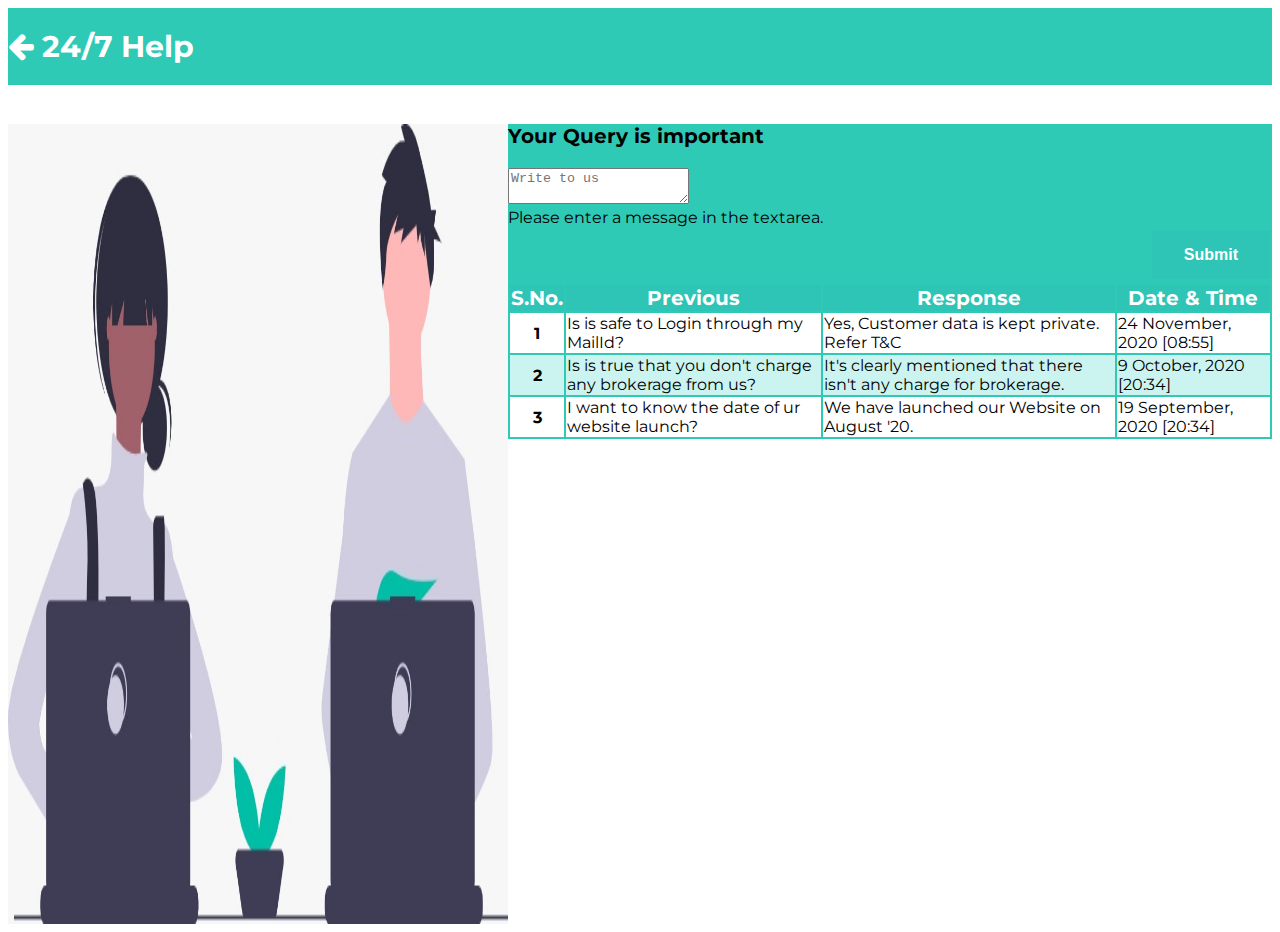
<file: 24_7 help.html>
<!DOCTYPE html>
<html lang="en"><head>

    <meta charset="utf-8">
    <meta name="viewport" content="width=device-width, initial-scale=1">
    <link rel="stylesheet" href="https://stackpath.bootstrapcdn.com/bootstrap/4.5.0/css/bootstrap.min.css" integrity="sha384-9aIt2nRpC12Uk9gS9baDl411NQApFmC26EwAOH8WgZl5MYYxFfc+NcPb1dKGj7Sk" crossorigin="anonymous">
    <link rel="stylesheet" href="https://cdnjs.cloudflare.com/ajax/libs/font-awesome/4.7.0/css/font-awesome.min.css">
    <link href="https://fonts.googleapis.com/css2?family=Montserrat:wght@400;700&amp;family=Open+Sans:ital,wght@1,600&amp;family=PT+Sans+Narrow:wght@700&amp;family=Source+Sans+Pro&amp;display=swap" rel="stylesheet">

<style>
    @import url('https://fonts.googleapis.com/css2?family=Montserrat:wght@400;700&family=Open+Sans:ital,wght@1,600&family=PT+Sans+Narrow:wght@700&family=Source+Sans+Pro&display=swap');
</style>

<style>
    body {
        font-family: 'Montserrat', sans-serif;
        color: black;
    }

    h1 {
        font-size: 30px
    }

    .card {
        background-color: #2ECAB6;
    }

    .card-body {
        padding: 0;
    }

    .fa-arrow-left {
        cursor: pointer;
        color: #fff
    }

    .table .thead-custom th {
        background-color: #2EC4B6;
        color: #fff;
        font-size: 20px;
        vertical-align: top
    }

    .table td,
    .table th {
        color:
    }

    .table-striped tbody tr:nth-of-type(even) {
        background-color: #CBF3F0
    }

    .table-striped tbody tr:nth-of-type(odd) {
        background-color: #fff
    }

    @media only screen and (max-width: 600px) {
        h1 {
            font-size: 20px
        }

        .card {
            width: 90% !important;
        }

        .table .thead-custom th {
            font-size: 15px;
        }

        .table td,
        .table th {
            font-size: 10px;
        }
                .col{
          width:100%;

        }
        .hide{
          display:none;
        }

    }
    h1{
font-family: 'Montserrat', sans-serif bold;
font-size: 30px;
color:white;
}

h3{ font-family: 'Montserrat', sans-serif;
 font-size:20px;}

.content{
	margin-left:40px;
	margin-top:40px;
}

.temp{
	text-align:right;
}
.button {
  background-color: #2EC4B6; /* Green */
  border: none;
  color: white;
  padding: 15px 32px;
  text-align: center;
  text-decoration: none;
  display: inline-block;
  font-size: 16px;
  margin: 4px 2px;
  cursor: pointer;
  font-family: 'Montserrat', sans-serif bold;
}

i , h1{
	display:inline-block;
}
.button span {
  cursor: pointer;
  display: inline-block;
  position: relative;
  transition: 0.5s;
}

.button span:after {
  content: '\00bb';
  position: absolute;
  opacity: 0;
  top: 0;
  right: -20px;
  transition: 0.5s;
}

.button:hover span {
  padding-right: 25px;
}

.button:hover span:after {
  opacity: 1;
  right: 0;
}

.column {
  float: left;
  width: 33%;
  padding: 10px;
}

/* Clear floats after the columns */
.row:after {
  content: "";
  display: table;
  clear: both;
}

</style><style>._3emE9--dark-theme .-S-tR--ff-downloader{background:rgba(30,30,30,.93);border:1px solid rgba(82,82,82,.54);box-shadow:0 4px 7px rgba(30,30,30,.55);color:#fff}._3emE9--dark-theme .-S-tR--ff-downloader ._6_Mtt--header ._2VdJW--minimize-btn{background:#3d4b52}._3emE9--dark-theme .-S-tR--ff-downloader ._6_Mtt--header ._2VdJW--minimize-btn:hover{background:#131415}._3emE9--dark-theme .-S-tR--ff-downloader ._10vpG--footer{background:rgba(30,30,30,.93)}._2mDEx--white-theme .-S-tR--ff-downloader{background:#fff;border:1px solid rgba(82,82,82,.54);box-shadow:0 4px 7px rgba(30,30,30,.55);color:#314c75}._2mDEx--white-theme .-S-tR--ff-downloader ._6_Mtt--header{font-weight:700}._2mDEx--white-theme .-S-tR--ff-downloader ._2dFLA--container ._2bWNS--notice{border:0;color:rgba(0,0,0,.88)}._2mDEx--white-theme .-S-tR--ff-downloader ._10vpG--footer{background:#fff}.-S-tR--ff-downloader{display:block;overflow:hidden;position:fixed;bottom:20px;right:7.1%;width:330px;height:180px;background:rgba(30,30,30,.93);border-radius:2px;color:#fff;z-index:99999999;border:1px solid rgba(82,82,82,.54);box-shadow:0 4px 7px rgba(30,30,30,.55);transition:.5s}.-S-tR--ff-downloader._3M7UQ--minimize{height:62px}.-S-tR--ff-downloader._3M7UQ--minimize .nxuu4--file-info,.-S-tR--ff-downloader._3M7UQ--minimize ._6_Mtt--header{display:none}.-S-tR--ff-downloader ._6_Mtt--header{padding:10px;font-size:17px;font-family:sans-serif}.-S-tR--ff-downloader ._6_Mtt--header ._2VdJW--minimize-btn{float:right;background:#f1ecec;height:20px;width:20px;text-align:center;padding:2px;margin-top:-10px;cursor:pointer}.-S-tR--ff-downloader ._6_Mtt--header ._2VdJW--minimize-btn:hover{background:#e2dede}.-S-tR--ff-downloader ._13XQ2--error{color:red;padding:10px;font-size:12px;line-height:19px}.-S-tR--ff-downloader ._2dFLA--container{position:relative;height:100%}.-S-tR--ff-downloader ._2dFLA--container .nxuu4--file-info{padding:6px 15px 0;font-family:sans-serif}.-S-tR--ff-downloader ._2dFLA--container .nxuu4--file-info div{margin-bottom:5px;width:100%;overflow:hidden}.-S-tR--ff-downloader ._2dFLA--container ._2bWNS--notice{margin-top:21px;font-size:11px}.-S-tR--ff-downloader ._10vpG--footer{width:100%;bottom:0;position:absolute;font-weight:700}.-S-tR--ff-downloader ._10vpG--footer ._2V73d--loader{-webkit-animation:n0BD1--rotation 3.5s linear forwards;animation:n0BD1--rotation 3.5s linear forwards;position:absolute;top:-120px;left:calc(50% - 35px);border-radius:50%;border:5px solid #fff;border-top-color:#a29bfe;height:70px;width:70px;display:flex;justify-content:center;align-items:center}.-S-tR--ff-downloader ._10vpG--footer ._24wjw--loading-bar{width:100%;height:18px;background:#dfe6e9;border-radius:5px}.-S-tR--ff-downloader ._10vpG--footer ._24wjw--loading-bar ._1FVu9--progress-bar{height:100%;background:#8bc34a;border-radius:5px}.-S-tR--ff-downloader ._10vpG--footer ._2KztS--status{margin-top:10px}.-S-tR--ff-downloader ._10vpG--footer ._2KztS--status ._1XilH--state{float:left;font-size:.9em;letter-spacing:1pt;text-transform:uppercase;width:100px;height:20px;position:relative}.-S-tR--ff-downloader ._10vpG--footer ._2KztS--status ._1jiaj--percentage{float:right}._3vFA8--container{height:0;width:100%;position:relative;background:radial-gradient(44.6% 929.87% at 22.02% 63.39%,#ae6fff 0,#8d35fd 100%);cursor:pointer;overflow:hidden;transition:.8s}._3vFA8--container .AeJ0I--row{padding:11px;margin:0 auto;width:-webkit-max-content;width:-moz-max-content;width:max-content}._3vFA8--container .AeJ0I--row ._1yCun--logo{position:relative;width:51px;height:39px;float:left;margin-right:104px;background:url([data-uri])}._3vFA8--container .AeJ0I--row ._1yCun--logo ._2GogZ--stars ._1ErQY--star-1,._3vFA8--container .AeJ0I--row ._1yCun--logo ._2GogZ--stars ._2JsUk--star-2,._3vFA8--container .AeJ0I--row ._1yCun--logo ._2GogZ--stars ._181pR--star-3{position:absolute}._3vFA8--container .AeJ0I--row ._1yCun--logo ._2GogZ--stars ._1ErQY--star-1{background:url("[data-uri]");width:120px;height:56px;top:-12px;left:-103px;background-size:120px 56px}._3vFA8--container .AeJ0I--row ._1yCun--logo ._2GogZ--stars ._2JsUk--star-2{background:url("[data-uri]");width:114px;height:53px;left:9px;top:-12.63px;background-size:120px 62px}._3vFA8--container .AeJ0I--row ._1yCun--logo ._2GogZ--stars ._181pR--star-3{background:url("[data-uri]");width:114px;height:75px;left:34px;top:-12.63px;background-size:120px 57px}._3vFA8--container .AeJ0I--row ._2CXkc--title{float:left;width:-webkit-max-content;width:-moz-max-content;width:max-content;height:23px;font-family:Montserrat,sans-serif;font-style:normal;font-weight:400;font-size:18px;line-height:37px;color:#fff;text-shadow:0 0 16px #5600c5;margin-right:20px}._3vFA8--container .AeJ0I--row ._1CujY--btn{float:left;flex-direction:row;padding:6px 22px;width:111px;margin-top:-2px;height:38px;background:#ffd600;box-shadow:0 0 28px hsla(0,0%,100%,.5);border-radius:5px}._3vFA8--container .AeJ0I--row ._1CujY--btn ._2Wo2K--btnText{width:66px;height:14px;font-family:Montserrat,serif;font-style:normal;font-weight:600;font-size:11px;line-height:14px;text-align:center;letter-spacing:-.01em;color:#9645fd;align-self:center;margin:6px 0}
</style>
</head>


<body class="font-weight-normal" style="cursor: auto;">
    <section>
        <div class="card w-100 m-auto" >
            <div class="card-body py-3 p-md-4 float-left">
                <h1 class="font-weight-bold" ><a href="index.html"><i class="fa fa-arrow-left ml-2"></i></a><span class="ml-3 ml-md-5"> 24/7 Help </span></h1>
            </div>
        </div>
    </section>

    <br>
<div class="container">
<div class="row">


<div class="col col col-xs-6 col-md-6 col-lg-6 hide" style="">
<img src="img/help.jpg" align="left" class="img1" style="width:500px; height:800px; align:left;"></img>
</div>
<div class="col col-xs-6 col-md-6 col-lg-6">






    <section>
        <div class="card shadow-lg p-3 mb-5 bg-white rounded " style="width:100%; margin:0 auto;">
        <div class="card-body">
            <div class="modal-header">
                <h3 class="modal-title">Your Query is important</h3>
            </div>
                
            <!-- Modal body -->
            <div class="modal-body">
                <form class="was-validated">
                  <div class="mb-3">
                    <textarea class="form-control is-invalid" id="validationTextarea" placeholder="Write to us" required></textarea>
                    <div class="invalid-feedback">
                      Please enter a message in the textarea.
                    </div>
                </form>
                        
                <div class="temp">
                    <button class="button"><span><b> Submit </b></span></button>
                </div>
            </div>
        </div>
        </div>
    </section>
    <section>
        <div class="card w-100 shadow-lg m-auto mb-5 bg-white rounded" style="width:100%; margin:0 auto;">
            <div class="card-body pb-3">
                <div class="card-title">
                    <div class="table-responsive">
                        <table class="table table-striped">
                            <thead class="px-3 thead-custom">
                                <tr>
                                    <th>S.No.</th>
                                    <th>Previous</th>
                                    <th>Response</th>
                                    <th>Date & Time</th>
                                </tr>
                            </thead>
                            <tbody>
                                <tr>
                                    <th>1</th>
                                    <td>Is is safe to Login through my MailId? </td>
                                    <td>Yes, Customer data is kept private. Refer T&C</td>
                                    <td>24 November, 2020 [08:55]</td>
                                </tr>
                                <tr>
                                    <th>2</th>
                                    <td>Is is true that you don't charge any brokerage from us?</td>
                                    <td>It's clearly mentioned that there isn't any charge for brokerage.</td>
                                    <td>9 October, 2020 [20:34]</td>
                                </tr>
                                <tr>
                                    <th>3</th>
                                    <td>I want to know the date of ur website launch?</td>
                                    <td>We have launched our Website on August '20.</td>
                                    <td>19 September, 2020 [20:34]</td>  
                                </tr>
                            </tbody>
                        </table>
                    </div>
                </div>
            </div>
        </div>
    </section>
</div>
            </div>
        </div>


</body>
</html>
</file>
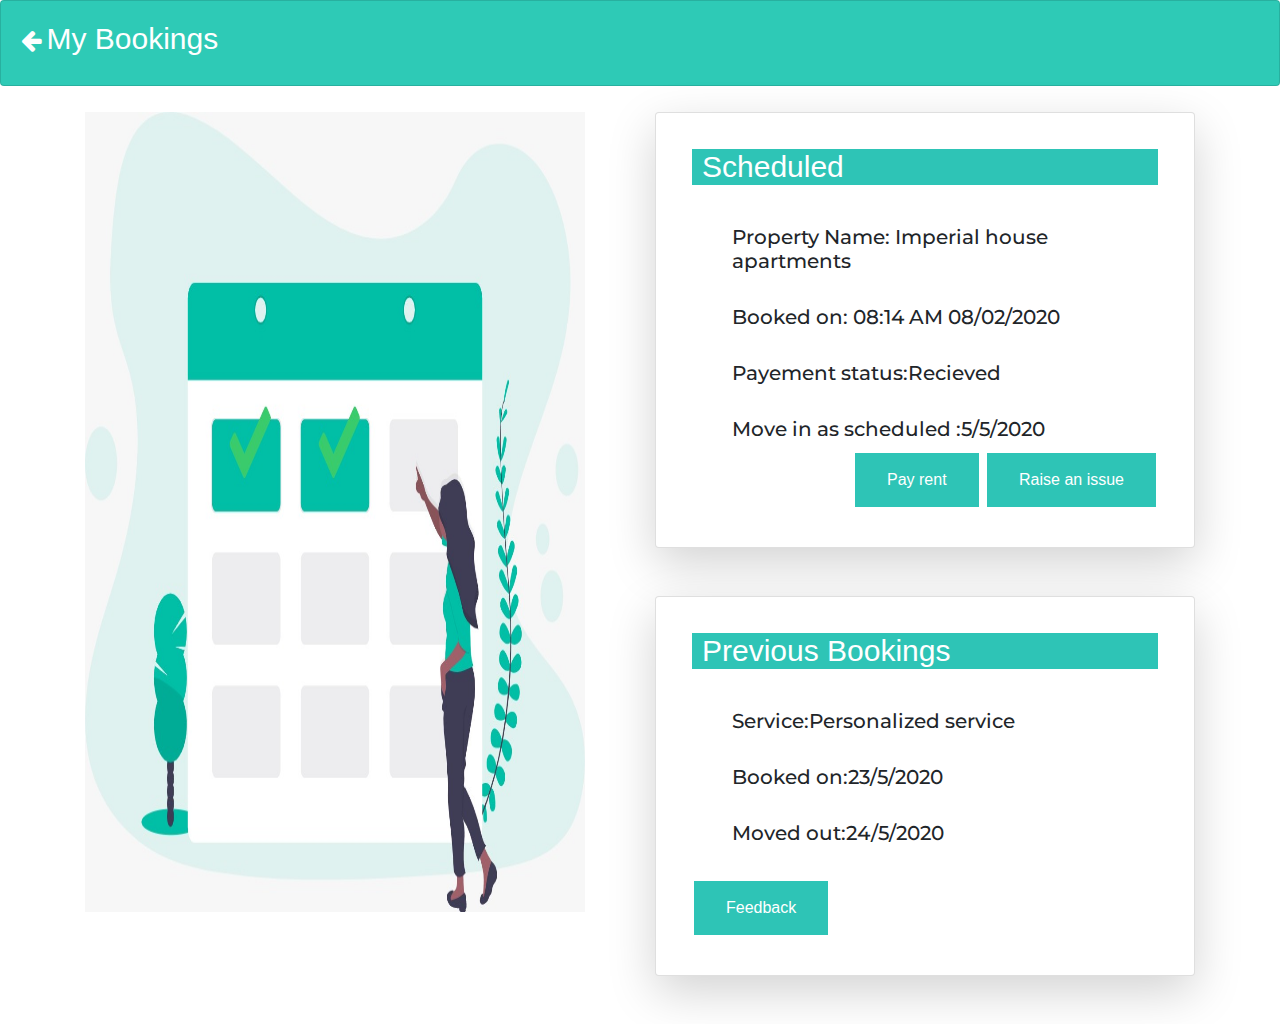
<file: booking_user.html>
<!DOCTYPE html>
<html lang="en">
<head>
  
  <meta charset="utf-8">
  <meta name="viewport" content="width=device-width, initial-scale=1">
  <link rel="stylesheet" href="https://maxcdn.bootstrapcdn.com/bootstrap/4.5.0/css/bootstrap.min.css">
  <link rel="stylesheet" href="https://cdnjs.cloudflare.com/ajax/libs/font-awesome/4.7.0/css/font-awesome.min.css">
  <link href="https://fonts.googleapis.com/css2?family=Montserrat:wght@400;700&family=Open+Sans:ital,wght@1,600&family=PT+Sans+Narrow:wght@700&family=Source+Sans+Pro&display=swap" rel="stylesheet">
  <script src="https://ajax.googleapis.com/ajax/libs/jquery/3.5.1/jquery.min.js"></script>
  <script src="https://cdnjs.cloudflare.com/ajax/libs/popper.js/1.16.0/umd/popper.min.js"></script>
  <script src="https://maxcdn.bootstrapcdn.com/bootstrap/4.5.0/js/bootstrap.min.js"></script>

  

</head>
<style>
@import url('https://fonts.googleapis.com/css2?family=Montserrat:wght@400;700&family=Open+Sans:ital,wght@1,600&family=PT+Sans+Narrow:wght@700&family=Source+Sans+Pro&display=swap');
h1{
font-family: 'Montserrat', sans-serif bold;
font-size: 30px;
color:white;
}
 h2{
font-family: 'PT Sans Narrow', sans-serif bold;
font-size: 30px;
color:white;
}
h3{ font-family: 'Montserrat', sans-serif;
 font-size:20px;}
@media only screen and (max-width: 600px) {
        h1 {
            font-size: 20px;
        }
        h2 {
            font-size: 15px;
        }
        h3{
          font-size: 13px;
        }
          .card {
            width: 100% !important;
        }
       
        .col{
          width:100%;

        }
        .hide{
          display:none;
        }
        

    }
.img{
  height:50px;
}

.content{
  margin-left:40px;
  margin-top:40px;
  

}
.temp{
  text-align:right;
}
.button {
  background-color: #2EC4B6; /* Green */
  border: none;
  color: white;
  padding: 15px 32px;
  text-align: center;
  text-decoration: none;
  display: inline-block;
  font-size: 16px;
  margin: 4px 2px;
  cursor: pointer;
  font-family: 'Montserrat', sans-serif bold;
}


i , h1{
  display:inline-block;
}
.button span {
  cursor: pointer;
  display: inline-block;
  position: relative;
  transition: 0.5s;
}

.button span:after {
  content: '\00bb';
  position: absolute;
  opacity: 0;
  top: 0;
  right: -20px;
  transition: 0.5s;
}

.button:hover span {
  padding-right: 25px;
}

.button:hover span:after {
  opacity: 1;
  right: 0;
}
@media only screen and (max-width: 600px) {
        .button{
          font-size: 10px;
        }
        *{
    margin: 0;
    padding: 0;
}
.rate {
    float: left;
    height: 46px;
    padding: 0 10px;
}
.rate:not(:checked) > input {
    position:absolute;
    top:-9999px;
}
.rate:not(:checked) > label {
    float:right;
    width:1em;
    overflow:hidden;
    white-space:nowrap;
    cursor:pointer;
    font-size:30px;
    color:#ccc;
}
.rate:not(:checked) > label:before {
    content: '★ ';
}
.rate > input:checked ~ label {
    color: #ffc700;
}
.rate:not(:checked) > label:hover,
.rate:not(:checked) > label:hover ~ label {
    color: #deb217;
}
.rate > input:checked + label:hover,
.rate > input:checked + label:hover ~ label,
.rate > input:checked ~ label:hover,
.rate > input:checked ~ label:hover ~ label,
.rate > label:hover ~ input:checked ~ label {
    color: #c59b08;
}

.temp1{
  display:inline-block;
}

  
   
</style>
<body style="font-style:montserrat;">
<section style="height:40px;">
	<div class="card " style="background-color: #2ECAB6; width:100%; margin:0 auto;">
	<div class="card-body" >
		
		<a href="index.html"><i class="fa fa-arrow-left" style="font-size:24px; color:white;"></i></a>

		<h1 style="font-size:30px;">  My Bookings</h1>
		


	</div>
</div>
</section>
<br>
<br>
<br>
<div class="container">
<div class="row">


<div class="col-xs-6 col-md-6 col-lg-6 hide" style="">
<img src="img/booking.jpg" align="left" class="img1" style="width:500px; height:800px; align:left;"></img>
</div>
<div class="col-xs-6 col-md-6 col-lg-6">
<section>
	<div class="card shadow-lg p-3 mb-5 bg-white rounded " style="width:100%; margin:0 auto;">
	<div class="card-body">
		<div class="card-title" style="background-color: #2EC4B6; ">
			<h2 style="font-size:30px; margin-left:10px;">Scheduled</h2>

		</div>
		<div class="content">
		<h3 >Property Name: Imperial house apartments</h3>
		<br>
		<h3 >Booked on: 08:14 AM 08/02/2020</h3>
		<br>
		<h3 >Payement status:Recieved</h3>
		<br>
		<h3 >Move in as scheduled :5/5/2020</h3>
		</div>

<div class="temp">
    <button class="button" data-toggle="modal" data-target="#payrent"><span>Pay rent</span></button>
   
<button class="button" data-toggle="modal" data-target="#issue"><span>Raise an issue</span></button>
	</div>
</div>

</section>


<section>
	<div class="card shadow-lg p-3 mb-5 bg-white rounded" style="width:100%; margin:0 auto;">
<div class="card-body">
		<div class="card-title" style="background-color: #2EC4B6;">
			<h2 style="font-size:30px; margin-left:10px;" >Previous Bookings<h2>

		</div>
		<div class="content">
		<h3 >Service:Personalized service</h3>
		<br>
		<h3>Booked on:23/5/2020</h3>
		<br>
            <h3>Moved out:24/5/2020</h3>
		<br>

		</div>


<button class="button" data-toggle="modal" data-target="#myModal"><span>Feedback</span></button>
</section></div></div></div>
    <div class="modal" id="myModal">
    <div class="modal-dialog modal-dialog-scrollable">
      <div class="modal-content">

        <!-- Modal Header -->
        <div class="modal-header">
          <h3 class="modal-title">Your Feedback is important</h3>
          <button type="button" class="close" data-dismiss="modal">×</button>
        </div>

        <!-- Modal body -->
        <div class="modal-body">
         <form class="was-validated">
  <div class="mb-3">
    <label for="validationTextarea">Write your Review</label>
    <textarea class="form-control is-invalid" id="validationTextarea" placeholder="Write something" required></textarea>
    <div class="invalid-feedback">
      Please enter a message in the textarea.
    </div>
      <div class="rate">&nbsp;
    <input type="radio" id="star5" name="rate" value="5" />
    <label for="star5" title="text">5 stars</label>
    <input type="radio" id="star4" name="rate" value="4" />
    <label for="star4" title="text">4 stars</label>
    <input type="radio" id="star3" name="rate" value="3" />
    <label for="star3" title="text">3 stars</label>
    <input type="radio" id="star2" name="rate" value="2" />
    <label for="star2" title="text">2 stars</label>
    <input type="radio" id="star1" name="rate" value="1" />
    <label for="star1" title="text">1 star</label>
  </div>
      <button class="button"  data-dismiss="modal">Submit</button>
  </div>
         </form>
        </div>
      </div>
    </div>
  </div>
	</div>





	</div>

</div>





</section>

<!-- pay rent modal -->
<div class="modal" id="payrent" >
    <div class="modal-dialog modal-dialog-scrollable">
      <div class="modal-content">

        <!-- Modal Header -->
        <div class="modal-header">
          <h1 class="modal-title"><button type="button" class="btn btn-warning" disabled>Pay Rent</button></h1>
          <button type="button" class="close" data-dismiss="modal">×</button>
        </div>

        <!-- Modal body -->
        <div class="modal-body">
          <table class="table">
  <thead class="thead-dark">
    <tr>
      <th scope="col">Purpose</th>
      <th scope="col">Amount(₹)</th>
      <th scope="col">Due Date</th>
      <th scope="col">Status</th>
    </tr>
  </thead>
  <tbody>
    <tr>
      <th scope="row">Security</th>
      <td>4000</td>
      <td>21/07/2020</td>
      <td><button type="button" class="btn btn-warning">Pay Now</button></td>
    </tr>
     <tr>
      <th scope="row">Maintinance</th>
      <td>5000</td>
      <td>21/07/2020</td>
      <td><button type="button" class="btn btn-warning">Pay Now</button></td>
    </tr>
     <table class="table table-striped">

  <tbody>
    <tr>
      <th scope="row">Security</th>
      <td>3500</td>
      <td>June 2020</td>
      <td>Paid</td>
    </tr>
   <tr>
      <th scope="row">Security</th>
      <td>3500</td>
      <td>May 2020</td>
      <td>Paid</td>
    </tr>
    <tr>
      <th scope="row">Security</th>
      <td>3500</td>
      <td>April 2020</td>
      <td>Paid</td>
    </tr>
  <tr>
      <th scope="row">Security</th>
      <td>3500</td>
      <td>March 2020</td>
      <td>Paid</td>
    </tr>
   <tr>
      <th scope="row">Security</th>
      <td>3000</td>
      <td>Feb 2020</td>
      <td>Paid</td>
    </tr>
    <tr>
      <th scope="row">Security</th>
      <td>3000</td>
      <td>Jan 2020</td>
      <td>Paid</td>
    </tr>
  <tr>
      <th scope="row">Maintinance</th>
      <td>3500</td>
      <td>June 2020</td>
      <td>Paid</td>
    </tr>
   <tr>
      <th scope="row">Maintinance</th>
      <td>3500</td>
      <td>May 2020</td>
      <td>Paid</td>
    </tr>
    <tr>
      <th scope="row">Maintinance</th>
      <td>3500</td>
      <td>April 2020</td>
      <td>Paid</td>
    </tr>
  <tr>
      <th scope="row">Maintinance</th>
      <td>3500</td>
      <td>March 2020</td>
      <td>Paid</td>
    </tr>
   <tr>
      <th scope="row">Maintinance</th>
      <td>3000</td>
      <td>Feb 2020</td>
      <td>Paid</td>
    </tr>
    <tr>
      <th scope="row">Maintinance</th>
      <td>3000</td>
      <td>Jan 2020</td>
      <td>Paid</td>
    </tr>
  </tbody>
     </table>
  </tbody>
          </table>
        </div>

        <!-- Modal footer -->


      </div>
    </div>
  </div>



<!-- Raise an issue -->

<!-- Raise an issue -->
<div class="modal" id="issue" tabindex="-1" role="dialog">
    <div class="modal-dialog">
      <div class="modal-content">
        <!-- Modal Header -->
        <div class="modal-header">
          <h5 class="modal-title"></h5>
          <button type="button" class="close" data-dismiss="modal">&times;

          </button>
        </div>
        <!-- Modal body -->
        <div class="modal-body">
          <form class="was-validated">
  <div class="mb-3">
      <div style="display:none;"><!----pop up by clicking cancel booking----->
          <div id="cancelop">
              <h4 >Are You Sure?</h4>
              <p><button type="button" class="btn btn-success btn-lg"  data-dismiss="modal" >YES</button><button type="button" class="btn btn-danger btn-lg"  data-dismiss="modal" style="text-align:center;">No</button>
                  </p>
          </div>
      </div>

<a href="#" data-featherlight="#cancelop"><button type="button" class="btn btn-outline-primary">Cancel Booking</button></a><br>
      <div style="display:none;"><!----pop up by clicking ----->
          <div id="24help">
              <h3 >Contact Us at</h3>
              <p>872139029</p><br>
              <p>or</p><br>
              <p>sheltown.co.in</p>
          </div>
      </div>

<a href="#" data-featherlight="#24help"><button type="button" class="btn btn-outline-primary">24/7 Help</button></a><br>
      <div style="display:none;"><!----pop up by clicking ----->
          <div id="moveout">
              <label for="start">Moved Out On:</label>
              <input type="date" id="start" name="trip-start"
                     value="2018-07-22"
                     min="2018-01-01" max="2018-12-31">
              <input class="btn btn-primary" type="submit" value="Submit">

          </div>
      </div>


<a href="#" data-featherlight="#moveout"><button type="button" class="btn btn-outline-primary">Move Out</button></a>
  </div>
        </div>
      </div>


</body>
</html>
</file>
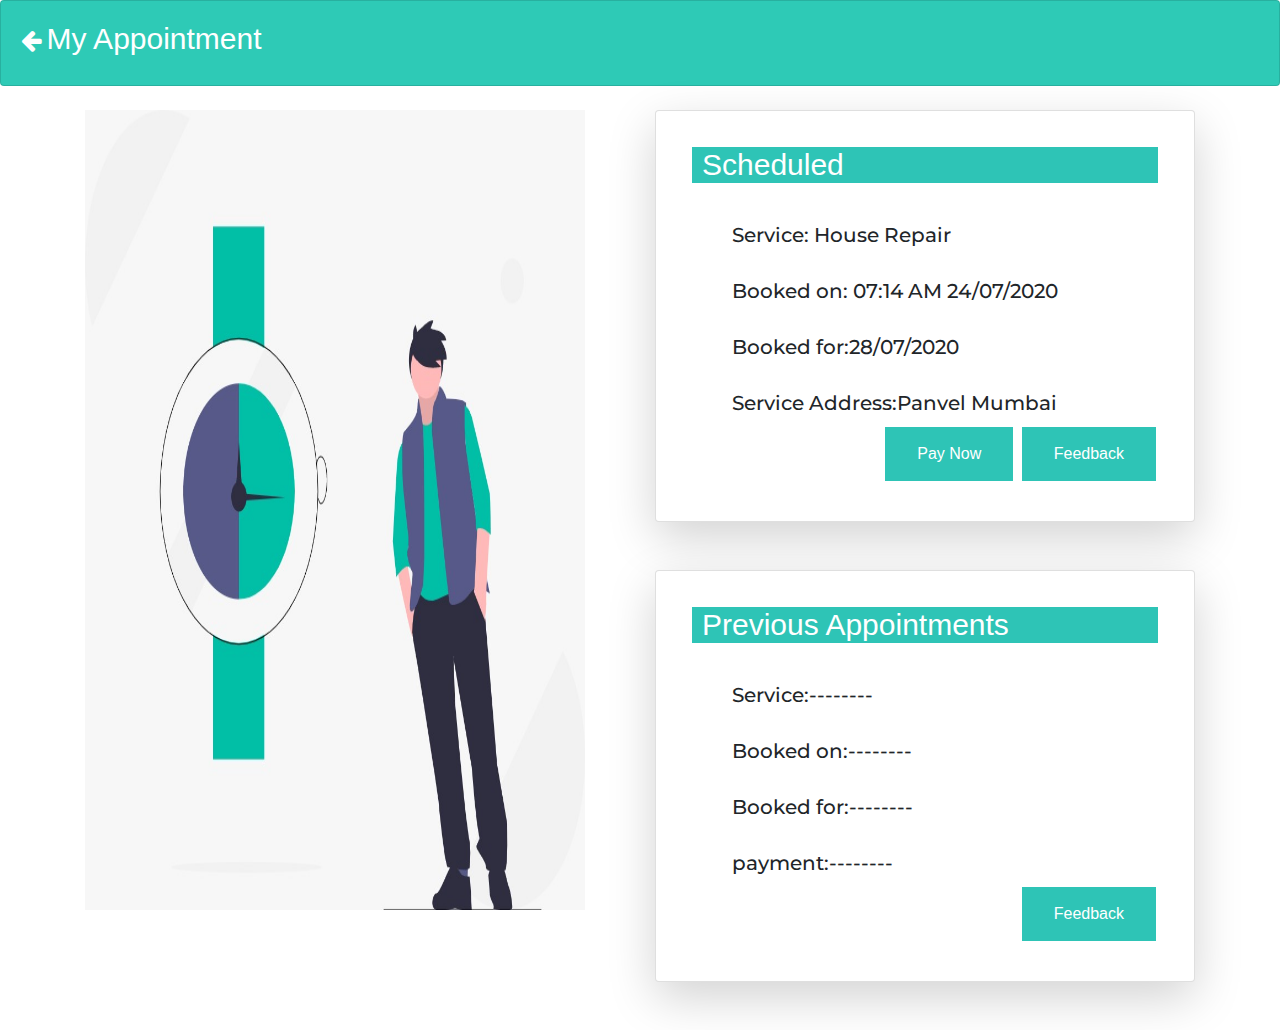
<file: service_user.html>
<!DOCTYPE html>
<html lang="en">
<head>
  
  <meta charset="utf-8">
  <meta name="viewport" content="width=device-width, initial-scale=1">
  <link rel="stylesheet" href="https://maxcdn.bootstrapcdn.com/bootstrap/4.5.0/css/bootstrap.min.css">
  <link rel="stylesheet" href="https://cdnjs.cloudflare.com/ajax/libs/font-awesome/4.7.0/css/font-awesome.min.css">
  <link href="https://fonts.googleapis.com/css2?family=Montserrat:wght@400;700&family=Open+Sans:ital,wght@1,600&family=PT+Sans+Narrow:wght@700&family=Source+Sans+Pro&display=swap" rel="stylesheet">
  <script src="https://ajax.googleapis.com/ajax/libs/jquery/3.5.1/jquery.min.js"></script>
  <script src="https://cdnjs.cloudflare.com/ajax/libs/popper.js/1.16.0/umd/popper.min.js"></script>
  <script src="https://maxcdn.bootstrapcdn.com/bootstrap/4.5.0/js/bootstrap.min.js"></script>

  

</head>
<style>
@import url('https://fonts.googleapis.com/css2?family=Montserrat:wght@400;700&family=Open+Sans:ital,wght@1,600&family=PT+Sans+Narrow:wght@700&family=Source+Sans+Pro&display=swap');
h1{
font-family: 'Montserrat', sans-serif bold;
font-size: 30px;
color:white;
}
 h2{
font-family: 'PT Sans Narrow', sans-serif bold;
font-size: 30px;
color:white;
}
h3{ font-family: 'Montserrat', sans-serif;
 font-size:20px;}
.col{
  margin-right:0px;
  
}
@media only screen and (max-width: 600px) {
        h1 {
            font-size: 20px;
        }
        h2 {
            font-size: 15px;
        }
        h3{
          font-size: 13px;
        }
        .card {
            width: 100% !important;
        }
       
        .col{
          width:100%;

        }
        .hide{
          display:none;
        }
        
    }
.img{
	height:50px;
}

.content{
	margin-left:40px;
	margin-top:40px;
	

}
.temp{
	text-align:right;
}
.button {
  background-color: #2EC4B6; /* Green */
  border: none;
  color: white;
  padding: 15px 32px;
  text-align: center;
  text-decoration: none;
  display: inline-block;
  font-size: 16px;
  margin: 4px 2px;
  cursor: pointer;
  font-family: 'Montserrat', sans-serif bold;
}


i , h1{
	display:inline-block;
}
.button span {
  cursor: pointer;
  display: inline-block;
  position: relative;
  transition: 0.5s;
}

.button span:after {
  content: '\00bb';
  position: absolute;
  opacity: 0;
  top: 0;
  right: -20px;
  transition: 0.5s;
}

.button:hover span {
  padding-right: 25px;
}

.button:hover span:after {
  opacity: 1;
  right: 0;
}
@media only screen and (max-width: 600px) {
        .button{
          font-size: 10px;
        }
        *{
    margin: 0;
    padding: 0;
}
.rate {
    float: left;
    height: 46px;
    padding: 0 10px;
}
.rate:not(:checked) > input {
    position:absolute;
    top:-9999px;
}
.rate:not(:checked) > label {
    float:right;
    width:1em;
    overflow:hidden;
    white-space:nowrap;
    cursor:pointer;
    font-size:30px;
    color:#ccc;
}
.rate:not(:checked) > label:before {
    content: '★ ';
}
.rate > input:checked ~ label {
    color: #ffc700;
}
.rate:not(:checked) > label:hover,
.rate:not(:checked) > label:hover ~ label {
    color: #deb217;
}
.rate > input:checked + label:hover,
.rate > input:checked + label:hover ~ label,
.rate > input:checked ~ label:hover,
.rate > input:checked ~ label:hover ~ label,
.rate > label:hover ~ input:checked ~ label {
    color: #c59b08;
}

/* Modified from: https://github.com/mukulkant/Star-rating-using-pure-css */
.img1{
  height:50%;
  width:50%;

}
@media only screen and (max-width: 600px) {
  .img1{
    display:none;
  }
}
  
   
</style>
<body style="font-style:montserrat;">
<section style="">
	<div class="card " style="background-color: #2ECAB6; width:100%;">
	<div class="card-body" >
		
		<a href="index.html"><i class="fa fa-arrow-left" style="font-size:24px; color:white;"></i></a>

		<h1 style="font-size:30px;">  My Appointment</h1>
		


	</div>
</div>
</section>
<br>
<div class="container">
<div class="row">


<div class="col col col-xs-6 col-md-6 col-lg-6 hide" style="">
<img src="img/appoint.jpg" align="left" class="img1" style="width:500px; height:800px; align:left;"></img>
</div>
<div class="col col-xs-6 col-md-6 col-lg-6">

<section>
	<div class="card shadow-lg p-3 mb-5 bg-white rounded " style="width:100%;">
	<div class="card-body" >
		<div class="card-title" style="background-color: #2EC4B6; ">
			<h2 style="margin-left:10px;">Scheduled</h2>

		</div>
		<div class="content">
		<h3 >Service:  House Repair</h3>
		<br>
		<h3 >Booked on: 07:14 AM 24/07/2020</h3>
		<br>
		<h3 >Booked for:28/07/2020</h3>
		<br>
		<h3 >Service Address:Panvel Mumbai</h3>
		</div>

<div class="temp">
<button class="button"><span>Pay Now</span></button>
<button class="button" data-toggle="modal" data-target="#myModal"><span>Feedback</span></button>
	</div>
</div>


</section>


<section>
	<div class="card shadow-lg p-3 mb-5 bg-white rounded" style="width:100%; margin:0 auto; ">
<div class="card-body">
		<div class="card-title" style="background-color: #2EC4B6;">
			<h2 style=" margin-left:10px;" >Previous Appointments<h2>

		</div>
		<div class="content">
		<h3 >Service:--------</h3>
		<br>
		<h3>Booked on:--------</h3>
		<br>
		<h3 >Booked for:--------</h3>
		<br>
		<h3>payment:--------</h3>
		</div>

<div class="temp">

<button class="button" data-toggle="modal" data-target="#myModal"><span>Feedback</span></button>
	</div>





	</div>

</div>





</section>
</div>
</div></div>

  


  <div class="modal" id="myModal">
    <div class="modal-dialog modal-dialog-scrollable">
      <div class="modal-content">

        <!-- Modal Header -->
        <div class="modal-header">
          <h3 class="modal-title">Your Feedback is important</h3>
          <button type="button" class="close" data-dismiss="modal">×</button>
        </div>

        <!-- Modal body -->
        <div class="modal-body">
         <form class="was-validated">
  <div class="mb-3">
    <label for="validationTextarea">Write your Review</label>
    <textarea class="form-control is-invalid" id="validationTextarea" placeholder="Write something" required></textarea>
    <div class="invalid-feedback">
      Please enter a message in the textarea.
    </div>
      <div class="rate">&nbsp;
    <input type="radio" id="star5" name="rate" value="5" />
    <label for="star5" title="text">5 stars</label>
    <input type="radio" id="star4" name="rate" value="4" />
    <label for="star4" title="text">4 stars</label>
    <input type="radio" id="star3" name="rate" value="3" />
    <label for="star3" title="text">3 stars</label>
    <input type="radio" id="star2" name="rate" value="2" />
    <label for="star2" title="text">2 stars</label>
    <input type="radio" id="star1" name="rate" value="1" />
    <label for="star1" title="text">1 star</label>
  </div>
      <button class="button"  data-dismiss="modal">Submit</button>
  </div>
         </form>
        </div>
      </div>
    </div>
  </div>
</body>
</html>
</file>
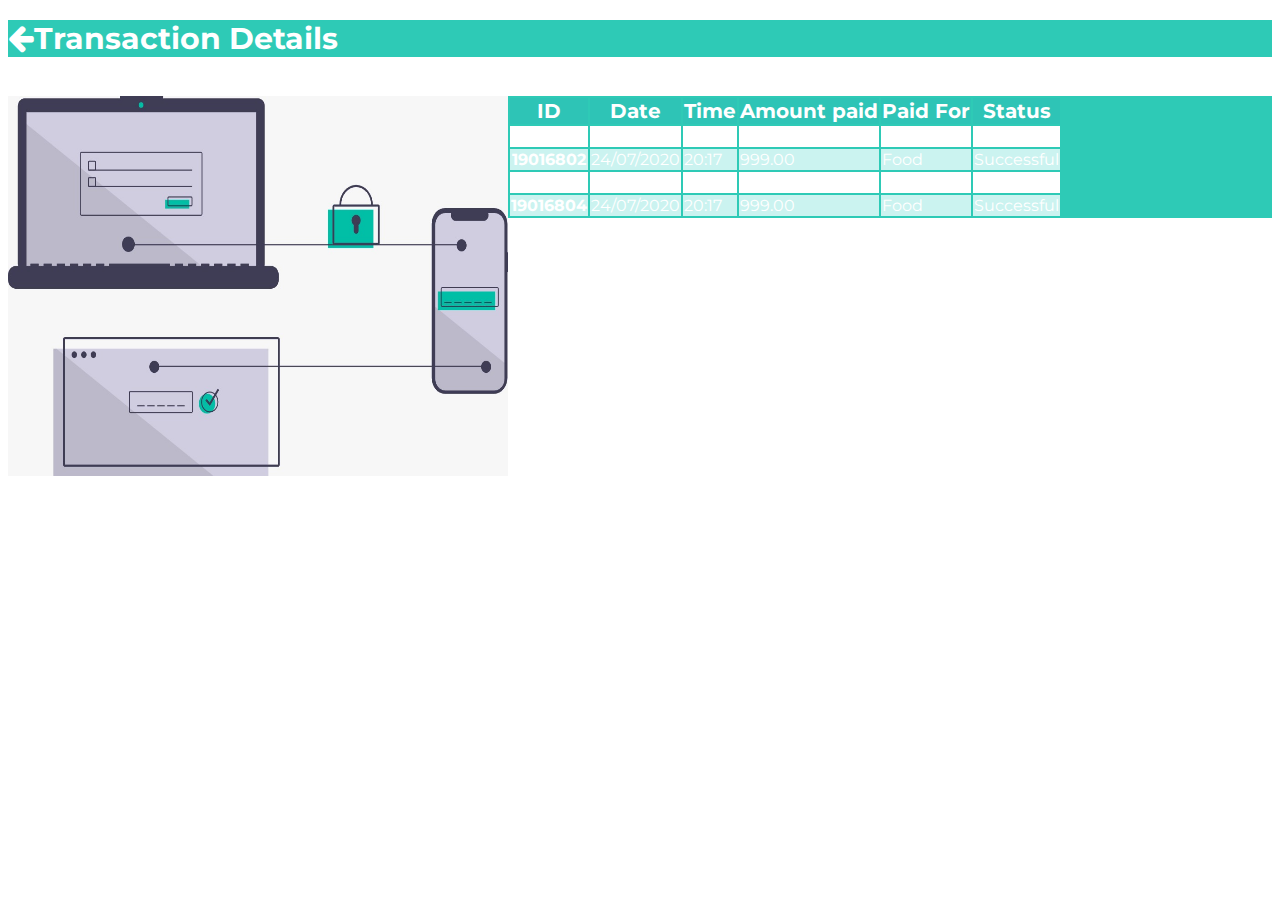
<file: transaction.html>
<!DOCTYPE html>
<html lang="en">

<head>

    <meta charset="utf-8">
    <meta name="viewport" content="width=device-width, initial-scale=1">
    <link rel="stylesheet" href="https://stackpath.bootstrapcdn.com/bootstrap/4.5.0/css/bootstrap.min.css" integrity="sha384-9aIt2nRpC12Uk9gS9baDl411NQApFmC26EwAOH8WgZl5MYYxFfc+NcPb1dKGj7Sk" crossorigin="anonymous">
    <link rel="stylesheet" href="https://cdnjs.cloudflare.com/ajax/libs/font-awesome/4.7.0/css/font-awesome.min.css">
    <link href="https://fonts.googleapis.com/css2?family=Montserrat:wght@400;700&family=Open+Sans:ital,wght@1,600&family=PT+Sans+Narrow:wght@700&family=Source+Sans+Pro&display=swap" rel="stylesheet">
</head>
<style>
    body {
        font-family: 'Montserrat', sans-serif;
        color: white;
    }

    h1 {
        font-size: 30px
    }

    .card {
        background-color: #2ECAB6;
    }
    @media only screen and (max-width: 600px) {
        h1 {
            font-size: 20px;
        }
        h2 {
            font-size: 15px;
        }
        h3{
          font-size: 13px;
        }
        .card {
            width: 100% !important;
        }
       
        .col{
          width:100%;

        }
        .hide{
          display:none;
        }
        
    }

    .card-body {
        padding: 0;
    }

    .fa-arrow-left {
        cursor: pointer;
        color: #fff
    }

    .table .thead-custom th {
        background-color: #2EC4B6;
        color: #fff;
        font-size: 20px;
        vertical-align: top
    }

    .table td,
    .table th {
        color:
    }

    .table-striped tbody tr:nth-of-type(even) {
        background-color: #CBF3F0
    }

    .table-striped tbody tr:nth-of-type(odd) {
        background-color: #fff
    }

    @media only screen and (max-width: 600px) {
        h1 {
            font-size: 20px
        }

        .card {
            width: 90% !important;
        }

        .table .thead-custom th {
            font-size: 15px;
        }

        .table td,
        .table th {
            font-size: 10px;
        }

    }

</style>

<body class="font-weight-normal">
    <section>
        <div class="card w-100 m-auto">
            <div class="card-body py-3 p-md-4 float-left">
                <h1 class="font-weight-bold"><a href="index.html"><i class="fa fa-arrow-left ml-2"></i></a><span class="ml-3 ml-md-5">Transaction Details</span></h1>
            </div>
        </div>
    </section>
    <br>
   <div class="container">
<div class="row">


<div class="col col col-xs-6 col-md-6 col-lg-6 hide" style="">
<img src="img/transact.jpg" align="left" class="img1" style="width:500px; height:380px; align:left;"></img>
</div>
<div class="col col-xs-6 col-md-6 col-lg-6">
    <section>
        <div class="card w-100 shadow-lg m-auto mb-5 bg-white rounded">
            <div class="card-body pb-3">
                <div class="card-title">
                    <div class="table-responsive">
                        <table class="table table-striped">
                            <thead class="px-3 thead-custom">
                                <tr>
                                    <th scope="col ">ID</th>
                                    <th scope="col ">Date</th>
                                    <th scope="col ">Time</th>
                                    <th scope="col ">Amount paid</th>
                                    <th scope="col ">Paid For</th>
                                    <th scope="col ">Status</th>
                                </tr>
                            </thead>
                            <tbody>
                                <tr>
                                    <th scope="row">19016801</th>
                                    <td>24/07/2020</td>
                                    <td>20:17</td>
                                    <td>999.00</td>
                                    <td>Food</td>
                                    <td>Successful</td>
                                </tr>
                                <tr>
                                    <th scope="row">19016802</th>
                                    <td>24/07/2020</td>
                                    <td>20:17</td>
                                    <td>999.00</td>
                                    <td>Food</td>
                                    <td>Successful</td>
                                </tr>
                                <tr>
                                    <th scope="row">19016803</th>
                                    <td>24/07/2020</td>
                                    <td>20:17</td>
                                    <td>999.00</td>
                                    <td>Food</td>
                                    <td>Successful</td>
                                </tr>
                                <tr>
                                    <th scope="row">19016804</th>
                                    <td>24/07/2020</td>
                                    <td>20:17</td>
                                    <td>999.00</td>
                                    <td>Food</td>
                                    <td>Successful</td>
                                </tr>
                            </tbody>
                        </table>
                    </div>
                </div>
            </div>
    </section>  </div>
                </div>
            </div>
</body>

</html>
</file>
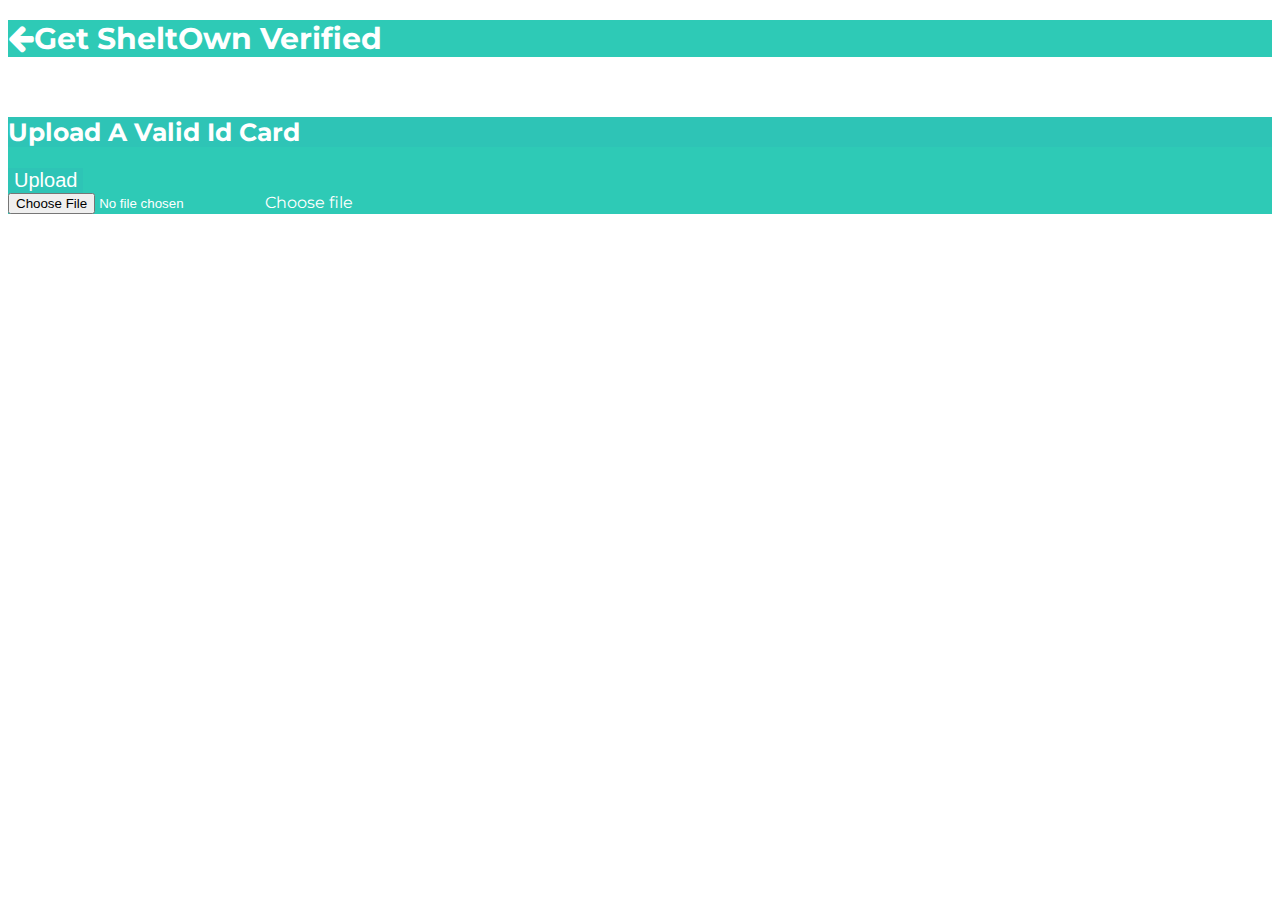
<file: verification.html>
<!DOCTYPE html>
<html lang="en">

<head>

    <meta charset="utf-8">
    <meta name="viewport" content="width=device-width, initial-scale=1">
    <link rel="stylesheet" href="https://stackpath.bootstrapcdn.com/bootstrap/4.5.0/css/bootstrap.min.css" integrity="sha384-9aIt2nRpC12Uk9gS9baDl411NQApFmC26EwAOH8WgZl5MYYxFfc+NcPb1dKGj7Sk" crossorigin="anonymous">
    <link rel="stylesheet" href="https://cdnjs.cloudflare.com/ajax/libs/font-awesome/4.7.0/css/font-awesome.min.css">
    <link href="https://fonts.googleapis.com/css2?family=Montserrat:wght@400;700&family=Open+Sans:ital,wght@1,600&family=PT+Sans+Narrow:wght@700&family=Source+Sans+Pro&display=swap" rel="stylesheet">

</head>
<style>
@import url('https://fonts.googleapis.com/css2?family=Montserrat:wght@400;700&family=Open+Sans:ital,wght@1,600&family=PT+Sans+Narrow:wght@700&family=Source+Sans+Pro&display=swap');
    body {
        font-family: 'Montserrat', sans-serif;
        color: white;
    }

    h1 {
        font-family: 'Montserrat', sans-serif bold;
font-size: 30px;

    }

    h2 {
        font-family: 'PT Sans Narrow', sans-serif bold;
font-size: 25px;
    }

    .card {
        background-color: #2ECAB6;
    }

    @media only screen and (max-width: 600px) {
        h1 {
            font-size: 20px
        }
        h2 {
            font-size: 15px
        }
        .card {
            width: 90% !important;
        }

    }

    .card-title {
        background-color: #2EC4B6;
    }

    .card-body {
        padding: 0;
    }

    .fa-arrow-left {
        cursor: pointer;
        color: #fff
    }

    /*btn*/
    .btn-custom {
        background-color: #2EC4B6;
        border: none;
        color: white;
        text-align: center;
        text-decoration: none;
        display: inline-block;
        font-size: 20px;
        cursor: pointer;
    }

    .btn-custom span {
        cursor: pointer;
        display: inline-block;
        position: relative;
        transition: 0.5s;
    }

    .btn-custom span:after {
        content: '\00bb';
        position: absolute;
        opacity: 0;
        top: 0;
        right: -20px;
        transition: 0.5s;
    }

    .btn-custom:hover span {
        padding-right: 25px;
    }

    .btn-custom:hover span:after {
        opacity: 1;
        right: 0;
    }

    /*btn*/
</style>

<body class="font-weight-normal">
    <section>
        <div class="card w-50 m-auto">
            <div class="card-body py-3 p-md-4 float-left">
                <h1 class="font-weight-bold"><a href="index.html"><i class="fa fa-arrow-left ml-2"></i></a><span class="ml-3 ml-md-5">Get SheltOwn Verified</span></h1>
            </div>
        </div>
    </section>
    <br>
    
    
    <section>
        <div class="card w-50 shadow-lg m-auto mb-5 bg-white rounded">
            <div class="card-body pb-3">
                <div class="card-title">
                    <h2 class="p-3">Upload A Valid Id Card</h2>
                </div>
                <div class="mt-5 px-3">
                    <div class="input-group mb-3">
                        <div class="input-group-prepend">
                            <button id="inputGroupFileAddon03" class="btn-custom px-md-4 py-1"><span>Upload</span></button>
                        </div>
                        <div class="custom-file py-1">
                            <input type="file" class="custom-file-input" id="inputGroupFile03" aria-describedby="inputGroupFileAddon03">
                            <label class="custom-file-label" for="inputGroupFile03">Choose file</label>
                        </div>
                    </div>
                </div>
            </div>
    </section>
</body></html>
</file>
